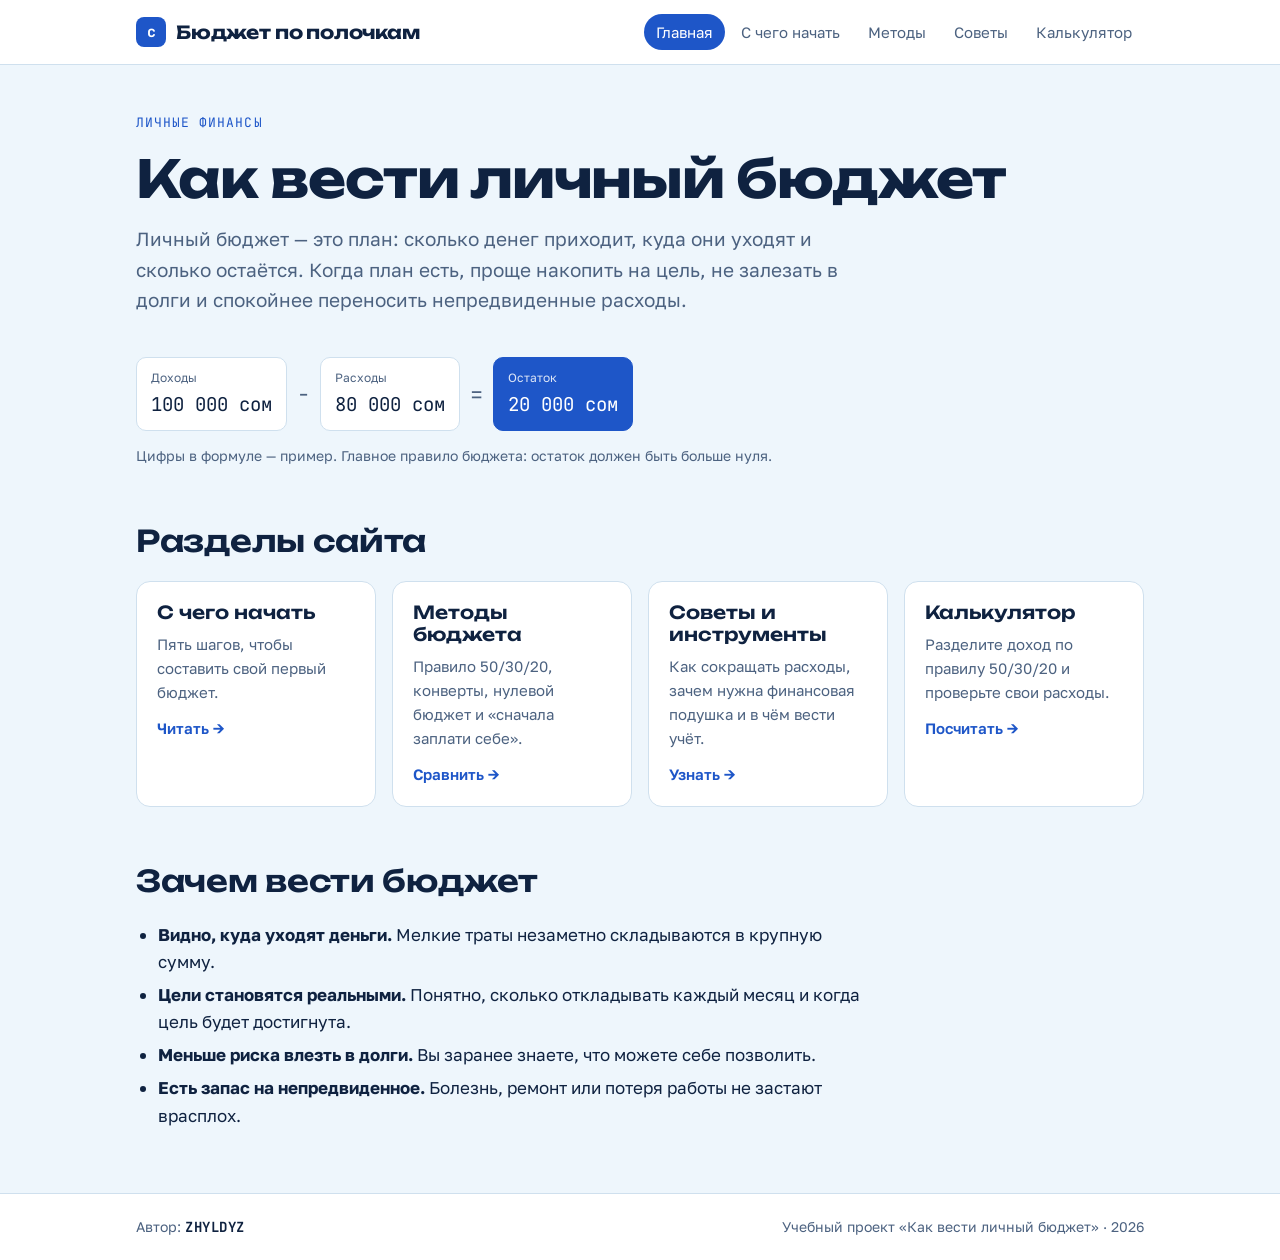
<file: index.html>
<!doctype html>
<html lang="ru">
<head>
<meta charset="utf-8">
<meta name="viewport" content="width=device-width, initial-scale=1, viewport-fit=cover">
<title>Как вести личный бюджет · Бюджет по полочкам</title>
<meta name="claude:viewport-fit-sides" content="cover">
<link rel="preconnect" href="https://fonts.googleapis.com"><link rel="preconnect" href="https://fonts.gstatic.com" crossorigin><link rel="stylesheet" href="https://fonts.googleapis.com/css2?family=Unbounded:wght@600;700&family=Golos+Text:wght@400;500;600&family=JetBrains+Mono:wght@400;500;700&display=swap">
<link rel="stylesheet" href="style.css">
</head>
<body>
<header class="site-head"><div class="wrap">
  <a class="logo" href="index.html"><span class="logo-mark">с</span>Бюджет по полочкам</a>
  <nav class="nav" aria-label="Разделы сайта"><a href="index.html" aria-current="page">Главная</a><a href="shagi.html">С чего начать</a><a href="metody.html">Методы</a><a href="sovety.html">Советы</a><a href="kalkulyator.html">Калькулятор</a></nav>
</div></header>
<main><div class="wrap">
<section class="page-head">
  <p class="eyebrow">Личные финансы</p>
  <h1>Как вести личный бюджет</h1>
  <p class="lead">Личный бюджет — это план: сколько денег приходит, куда они уходят и сколько остаётся. Когда план есть, проще накопить на цель, не залезать в долги и спокойнее переносить непредвиденные расходы.</p>
  <div class="ledger" aria-label="Формула бюджета">
    <div class="cell"><small>Доходы</small>100 000 сом</div>
    <span class="op">−</span>
    <div class="cell"><small>Расходы</small>80 000 сом</div>
    <span class="op">=</span>
    <div class="cell result"><small>Остаток</small>20 000 сом</div>
  </div>
  <p class="note">Цифры в формуле — пример. Главное правило бюджета: остаток должен быть больше нуля.</p>
</section>

<section class="section">
  <h2>Разделы сайта</h2>
  <div class="grid">
    <a class="tile" href="shagi.html">
      <h3>С чего начать</h3>
      <p>Пять шагов, чтобы составить свой первый бюджет.</p>
      <span class="go">Читать →</span>
    </a>
    <a class="tile" href="metody.html">
      <h3>Методы бюджета</h3>
      <p>Правило 50/30/20, конверты, нулевой бюджет и «сначала заплати себе».</p>
      <span class="go">Сравнить →</span>
    </a>
    <a class="tile" href="sovety.html">
      <h3>Советы и инструменты</h3>
      <p>Как сокращать расходы, зачем нужна финансовая подушка и в чём вести учёт.</p>
      <span class="go">Узнать →</span>
    </a>
    <a class="tile" href="kalkulyator.html">
      <h3>Калькулятор</h3>
      <p>Разделите доход по правилу 50/30/20 и проверьте свои расходы.</p>
      <span class="go">Посчитать →</span>
    </a>
  </div>
</section>

<section class="section">
  <h2>Зачем вести бюджет</h2>
  <div class="prose">
    <ul>
      <li><strong>Видно, куда уходят деньги.</strong> Мелкие траты незаметно складываются в крупную сумму.</li>
      <li><strong>Цели становятся реальными.</strong> Понятно, сколько откладывать каждый месяц и когда цель будет достигнута.</li>
      <li><strong>Меньше риска влезть в долги.</strong> Вы заранее знаете, что можете себе позволить.</li>
      <li><strong>Есть запас на непредвиденное.</strong> Болезнь, ремонт или потеря работы не застают врасплох.</li>
    </ul>
  </div>
</section>
</div></main>
<footer class="site-foot"><div class="wrap">
  <span>Автор: <strong>ZHYLDYZ</strong></span>
  <span>Учебный проект «Как вести личный бюджет» · 2026</span>
</div></footer>
</body>
</html>
</file>
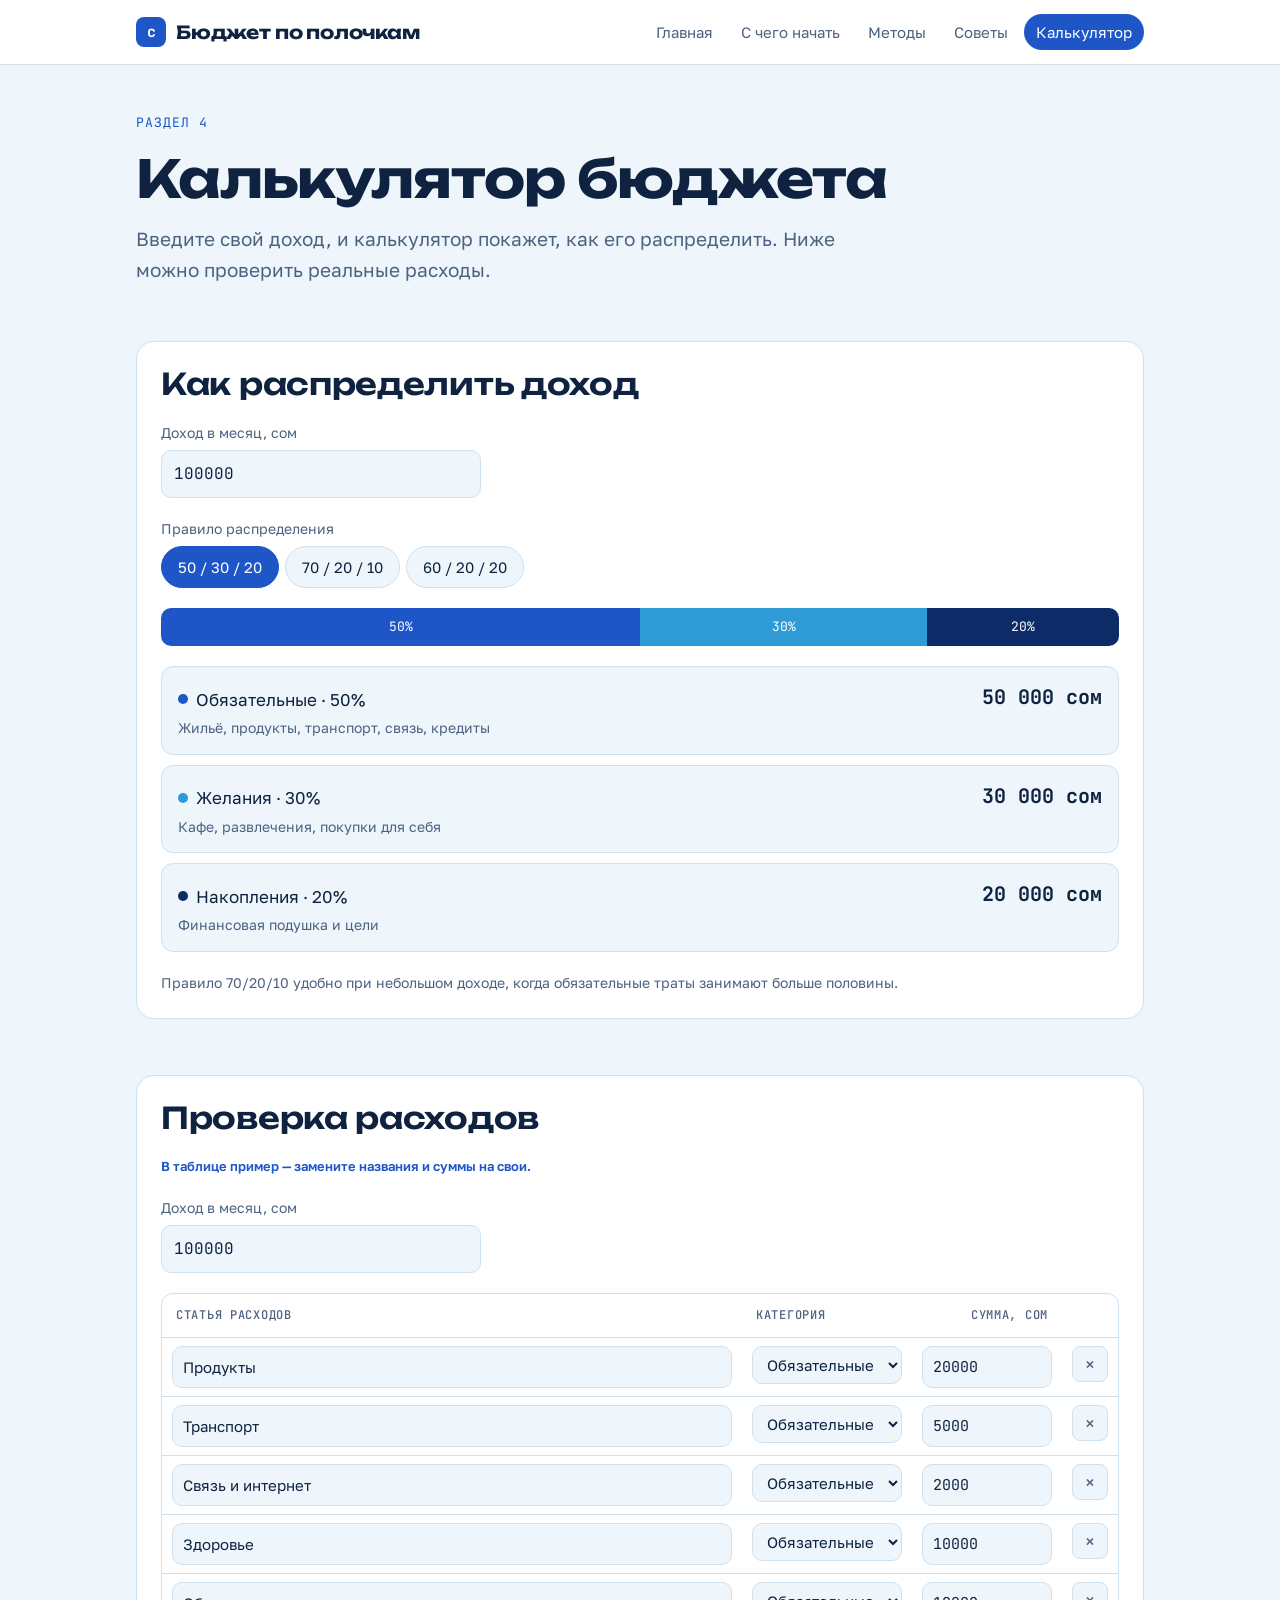
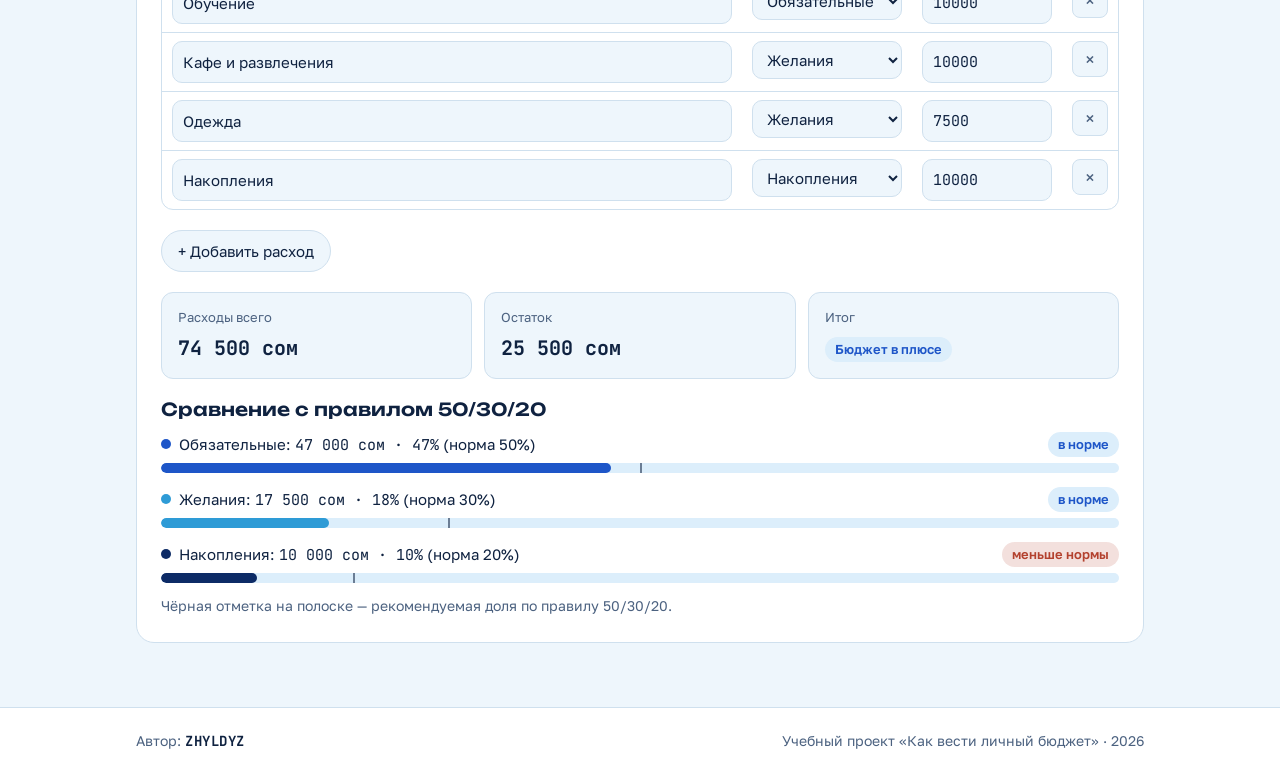
<file: kalkulyator.html>
<!doctype html>
<html lang="ru">
<head>
<meta charset="utf-8">
<meta name="viewport" content="width=device-width, initial-scale=1, viewport-fit=cover">
<title>Калькулятор бюджета · Бюджет по полочкам</title>
<meta name="claude:viewport-fit-sides" content="cover">
<link rel="preconnect" href="https://fonts.googleapis.com"><link rel="preconnect" href="https://fonts.gstatic.com" crossorigin><link rel="stylesheet" href="https://fonts.googleapis.com/css2?family=Unbounded:wght@600;700&family=Golos+Text:wght@400;500;600&family=JetBrains+Mono:wght@400;500;700&display=swap">
<link rel="stylesheet" href="style.css">
</head>
<body>
<header class="site-head"><div class="wrap">
  <a class="logo" href="index.html"><span class="logo-mark">с</span>Бюджет по полочкам</a>
  <nav class="nav" aria-label="Разделы сайта"><a href="index.html">Главная</a><a href="shagi.html">С чего начать</a><a href="metody.html">Методы</a><a href="sovety.html">Советы</a><a href="kalkulyator.html" aria-current="page">Калькулятор</a></nav>
</div></header>
<main><div class="wrap">
<section class="page-head">
  <p class="eyebrow">Раздел 4</p>
  <h1>Калькулятор бюджета</h1>
  <p class="lead">Введите свой доход, и калькулятор покажет, как его распределить. Ниже можно проверить реальные расходы.</p>
</section>

<section class="section">
  <div class="calc" id="split-calc">
    <h2>Как распределить доход</h2>
    <div class="field">
      <label for="income">Доход в месяц, сом</label>
      <div class="input-money"><input type="number" id="income" min="0" step="500" value="100000" inputmode="numeric"></div>
    </div>
    <div class="field">
      <span class="label" id="rule-label">Правило распределения</span>
      <div class="seg" role="group" aria-labelledby="rule-label">
        <button type="button" id="rule-50" data-rule="50,30,20" aria-pressed="true">50 / 30 / 20</button>
        <button type="button" id="rule-70" data-rule="70,20,10" aria-pressed="false">70 / 20 / 10</button>
        <button type="button" id="rule-60" data-rule="60,20,20" aria-pressed="false">60 / 20 / 20</button>
      </div>
    </div>
    <div class="split-bar" id="split-bar" role="img" aria-label="Распределение дохода"></div>
    <div class="result-rows" id="split-rows" aria-live="polite"></div>
    <p class="note">Правило 70/20/10 удобно при небольшом доходе, когда обязательные траты занимают больше половины.</p>
  </div>
</section>

<section class="section">
  <div class="calc" id="tracker">
    <h2>Проверка расходов</h2>
    <p class="example-flag">В таблице пример — замените названия и суммы на свои.</p>
    <div class="field">
      <label for="income2">Доход в месяц, сом</label>
      <div class="input-money"><input type="number" id="income2" min="0" step="500" value="100000" inputmode="numeric"></div>
    </div>
    <div class="table-box">
      <table class="tracker-table">
        <thead><tr><th>Статья расходов</th><th>Категория</th><th class="num">Сумма, сом</th><th><span class="sr" aria-label="Удалить"></span></th></tr></thead>
        <tbody id="rows"></tbody>
      </table>
    </div>
    <div><button type="button" class="btn" id="add-row">+ Добавить расход</button></div>

    <div class="summary" aria-live="polite">
      <div class="sum-card"><span class="label">Расходы всего</span><span class="big-num" id="total"></span></div>
      <div class="sum-card"><span class="label">Остаток</span><span class="big-num" id="rest"></span></div>
      <div class="sum-card"><span class="label">Итог</span><span id="status"></span></div>
    </div>

    <div class="cat-check">
      <h3>Сравнение с правилом 50/30/20</h3>
      <div id="cat-lines"></div>
      <p class="note">Чёрная отметка на полоске — рекомендуемая доля по правилу 50/30/20.</p>
    </div>
  </div>
</section>
</div></main>
<footer class="site-foot"><div class="wrap">
  <span>Автор: <strong>ZHYLDYZ</strong></span>
  <span>Учебный проект «Как вести личный бюджет» · 2026</span>
</div></footer>
<script src="calc.js"></script>
</body>
</html>
</file>
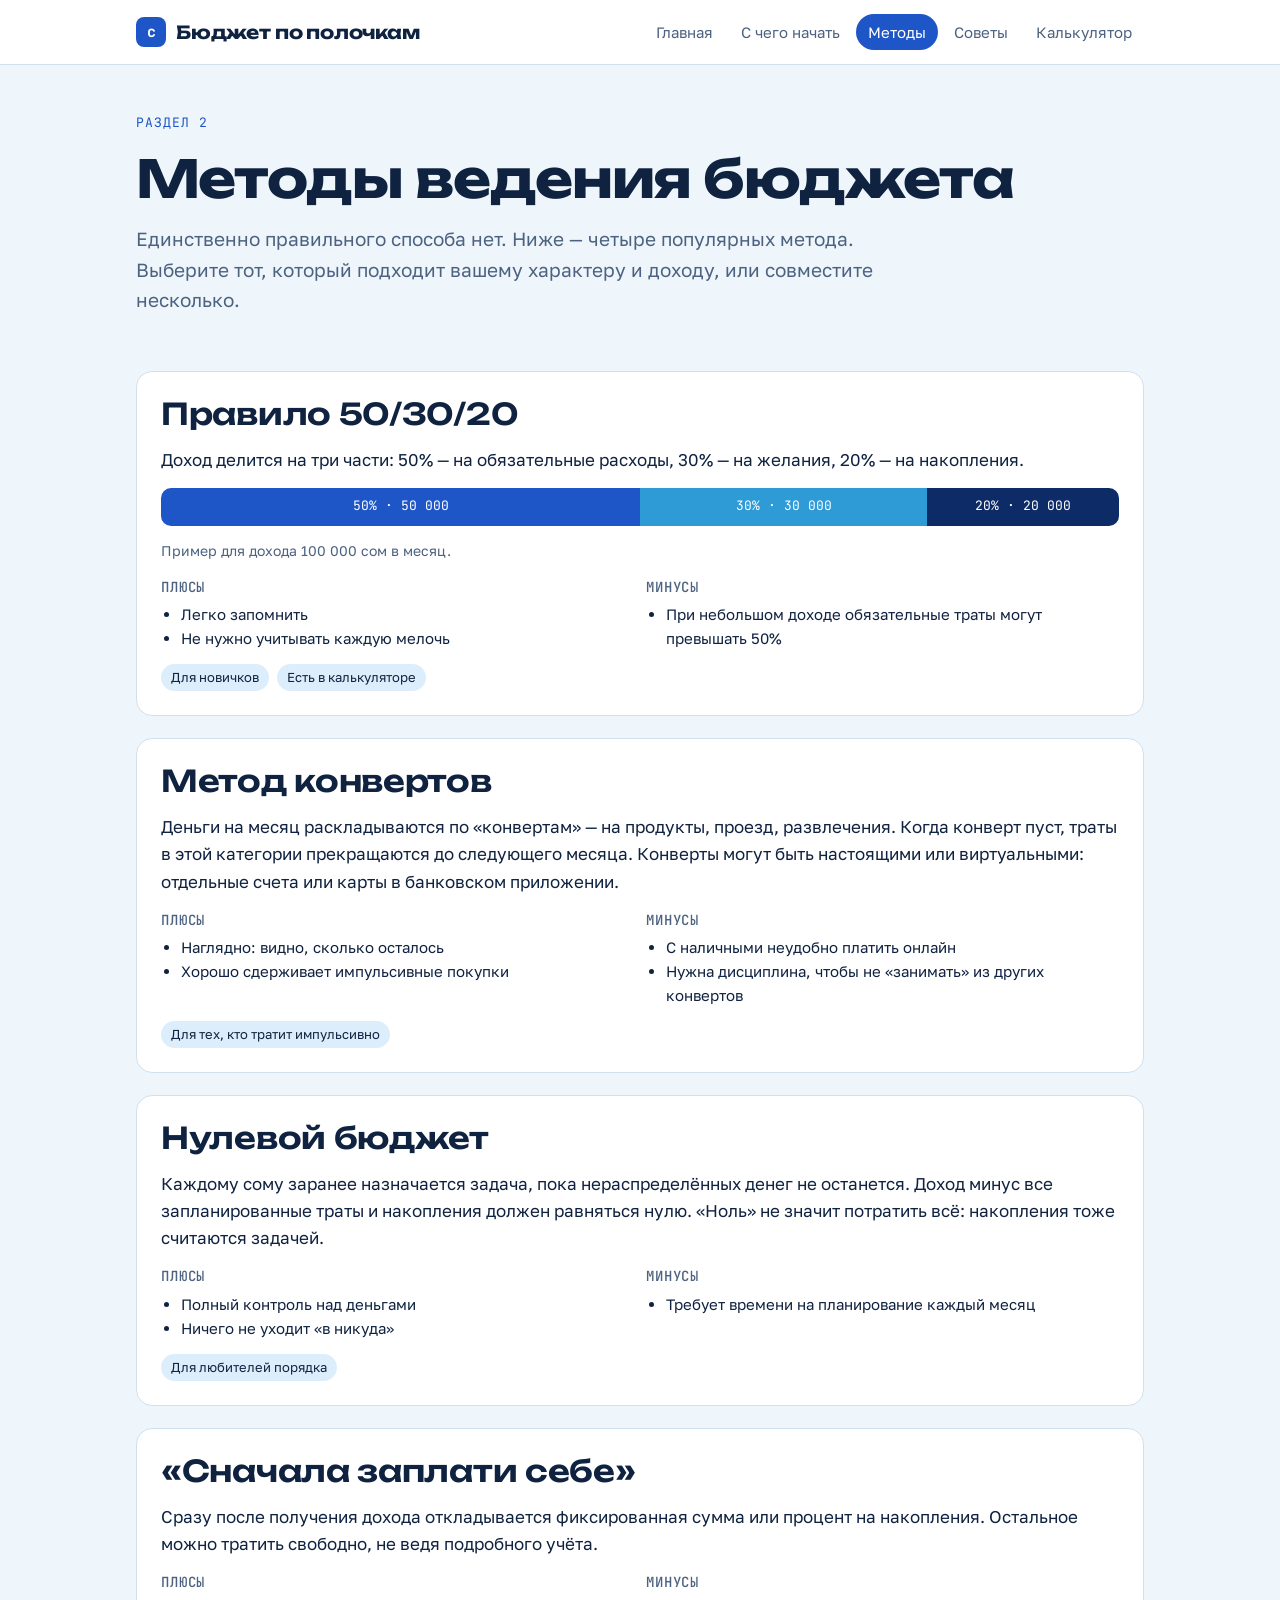
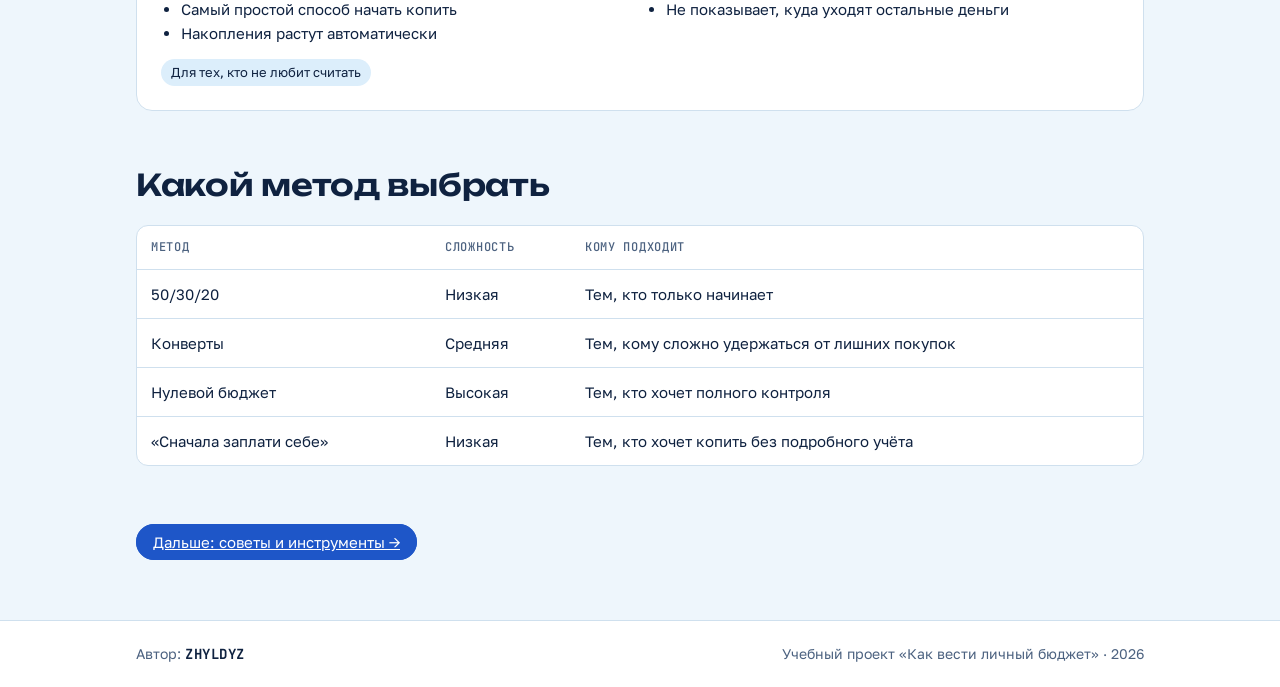
<file: metody.html>
<!doctype html>
<html lang="ru">
<head>
<meta charset="utf-8">
<meta name="viewport" content="width=device-width, initial-scale=1, viewport-fit=cover">
<title>Методы бюджета · Бюджет по полочкам</title>
<meta name="claude:viewport-fit-sides" content="cover">
<link rel="preconnect" href="https://fonts.googleapis.com"><link rel="preconnect" href="https://fonts.gstatic.com" crossorigin><link rel="stylesheet" href="https://fonts.googleapis.com/css2?family=Unbounded:wght@600;700&family=Golos+Text:wght@400;500;600&family=JetBrains+Mono:wght@400;500;700&display=swap">
<link rel="stylesheet" href="style.css">
</head>
<body>
<header class="site-head"><div class="wrap">
  <a class="logo" href="index.html"><span class="logo-mark">с</span>Бюджет по полочкам</a>
  <nav class="nav" aria-label="Разделы сайта"><a href="index.html">Главная</a><a href="shagi.html">С чего начать</a><a href="metody.html" aria-current="page">Методы</a><a href="sovety.html">Советы</a><a href="kalkulyator.html">Калькулятор</a></nav>
</div></header>
<main><div class="wrap">
<section class="page-head">
  <p class="eyebrow">Раздел 2</p>
  <h1>Методы ведения бюджета</h1>
  <p class="lead">Единственно правильного способа нет. Ниже — четыре популярных метода. Выберите тот, который подходит вашему характеру и доходу, или совместите несколько.</p>
</section>

<section class="section stack">
  <article class="method">
    <h2>Правило 50/30/20</h2>
    <p>Доход делится на три части: 50% — на обязательные расходы, 30% — на желания, 20% — на накопления.</p>
    <div class="split-bar" role="img" aria-label="50 процентов обязательные, 30 процентов желания, 20 процентов накопления">
      <span class="c-needs" style="width:50%">50% · 50 000</span>
      <span class="c-wants" style="width:30%">30% · 30 000</span>
      <span class="c-save" style="width:20%">20% · 20 000</span>
    </div>
    <p class="note">Пример для дохода 100 000 сом в месяц.</p>
    <div class="pro-con">
      <div><h4>Плюсы</h4><ul><li>Легко запомнить</li><li>Не нужно учитывать каждую мелочь</li></ul></div>
      <div><h4>Минусы</h4><ul><li>При небольшом доходе обязательные траты могут превышать 50%</li></ul></div>
    </div>
    <div class="tags"><span class="tag">Для новичков</span><span class="tag">Есть в калькуляторе</span></div>
  </article>

  <article class="method">
    <h2>Метод конвертов</h2>
    <p>Деньги на месяц раскладываются по «конвертам» — на продукты, проезд, развлечения. Когда конверт пуст, траты в этой категории прекращаются до следующего месяца. Конверты могут быть настоящими или виртуальными: отдельные счета или карты в банковском приложении.</p>
    <div class="pro-con">
      <div><h4>Плюсы</h4><ul><li>Наглядно: видно, сколько осталось</li><li>Хорошо сдерживает импульсивные покупки</li></ul></div>
      <div><h4>Минусы</h4><ul><li>С наличными неудобно платить онлайн</li><li>Нужна дисциплина, чтобы не «занимать» из других конвертов</li></ul></div>
    </div>
    <div class="tags"><span class="tag">Для тех, кто тратит импульсивно</span></div>
  </article>

  <article class="method">
    <h2>Нулевой бюджет</h2>
    <p>Каждому сому заранее назначается задача, пока нераспределённых денег не останется. Доход минус все запланированные траты и накопления должен равняться нулю. «Ноль» не значит потратить всё: накопления тоже считаются задачей.</p>
    <div class="pro-con">
      <div><h4>Плюсы</h4><ul><li>Полный контроль над деньгами</li><li>Ничего не уходит «в никуда»</li></ul></div>
      <div><h4>Минусы</h4><ul><li>Требует времени на планирование каждый месяц</li></ul></div>
    </div>
    <div class="tags"><span class="tag">Для любителей порядка</span></div>
  </article>

  <article class="method">
    <h2>«Сначала заплати себе»</h2>
    <p>Сразу после получения дохода откладывается фиксированная сумма или процент на накопления. Остальное можно тратить свободно, не ведя подробного учёта.</p>
    <div class="pro-con">
      <div><h4>Плюсы</h4><ul><li>Самый простой способ начать копить</li><li>Накопления растут автоматически</li></ul></div>
      <div><h4>Минусы</h4><ul><li>Не показывает, куда уходят остальные деньги</li></ul></div>
    </div>
    <div class="tags"><span class="tag">Для тех, кто не любит считать</span></div>
  </article>
</section>

<section class="section">
  <h2>Какой метод выбрать</h2>
  <div class="table-box">
    <table>
      <thead><tr><th>Метод</th><th>Сложность</th><th>Кому подходит</th></tr></thead>
      <tbody>
        <tr><td>50/30/20</td><td>Низкая</td><td>Тем, кто только начинает</td></tr>
        <tr><td>Конверты</td><td>Средняя</td><td>Тем, кому сложно удержаться от лишних покупок</td></tr>
        <tr><td>Нулевой бюджет</td><td>Высокая</td><td>Тем, кто хочет полного контроля</td></tr>
        <tr><td>«Сначала заплати себе»</td><td>Низкая</td><td>Тем, кто хочет копить без подробного учёта</td></tr>
      </tbody>
    </table>
  </div>
  <p class="next-link"><a class="btn btn-primary" href="sovety.html">Дальше: советы и инструменты →</a></p>
</section>
</div></main>
<footer class="site-foot"><div class="wrap">
  <span>Автор: <strong>ZHYLDYZ</strong></span>
  <span>Учебный проект «Как вести личный бюджет» · 2026</span>
</div></footer>
</body>
</html>
</file>
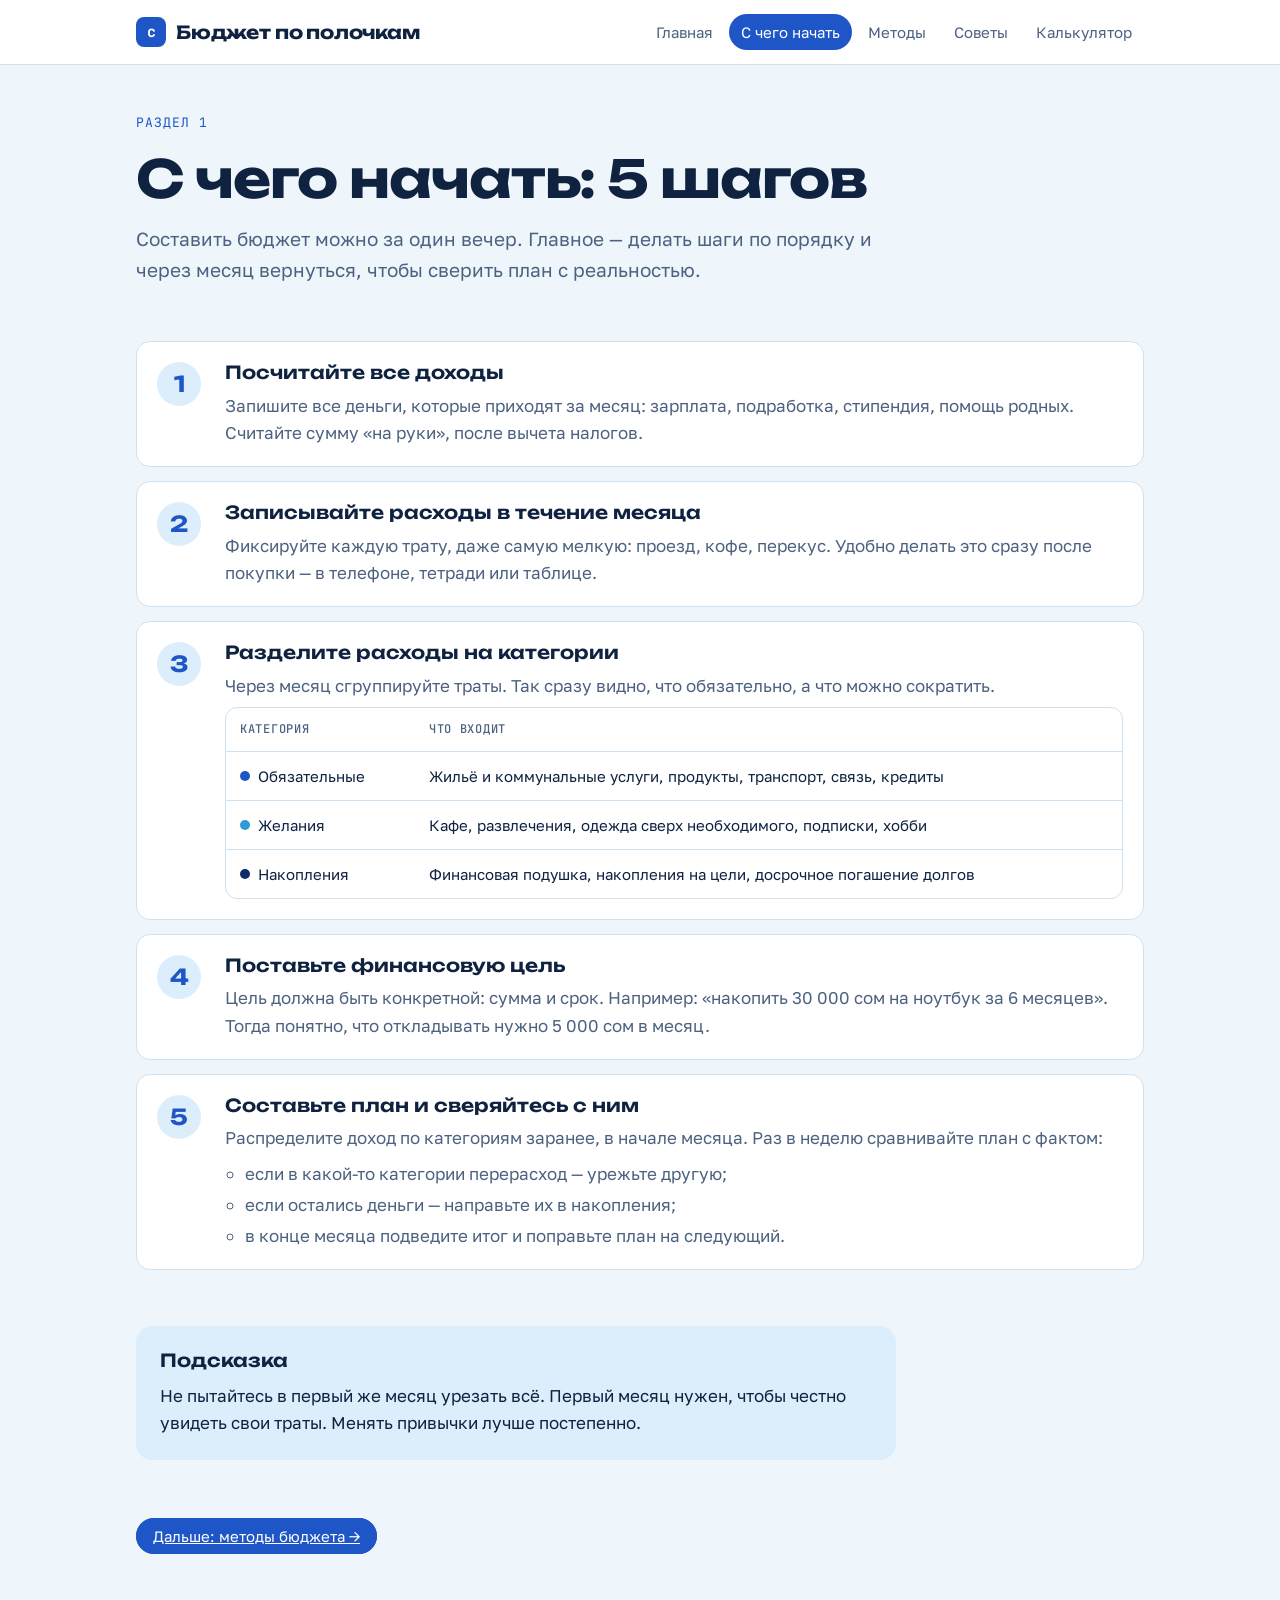
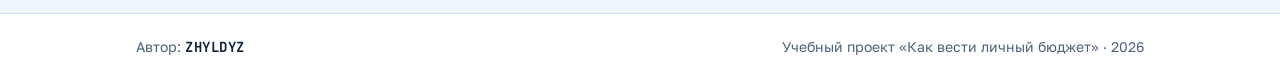
<file: shagi.html>
<!doctype html>
<html lang="ru">
<head>
<meta charset="utf-8">
<meta name="viewport" content="width=device-width, initial-scale=1, viewport-fit=cover">
<title>С чего начать · Бюджет по полочкам</title>
<meta name="claude:viewport-fit-sides" content="cover">
<link rel="preconnect" href="https://fonts.googleapis.com"><link rel="preconnect" href="https://fonts.gstatic.com" crossorigin><link rel="stylesheet" href="https://fonts.googleapis.com/css2?family=Unbounded:wght@600;700&family=Golos+Text:wght@400;500;600&family=JetBrains+Mono:wght@400;500;700&display=swap">
<link rel="stylesheet" href="style.css">
</head>
<body>
<header class="site-head"><div class="wrap">
  <a class="logo" href="index.html"><span class="logo-mark">с</span>Бюджет по полочкам</a>
  <nav class="nav" aria-label="Разделы сайта"><a href="index.html">Главная</a><a href="shagi.html" aria-current="page">С чего начать</a><a href="metody.html">Методы</a><a href="sovety.html">Советы</a><a href="kalkulyator.html">Калькулятор</a></nav>
</div></header>
<main><div class="wrap">
<section class="page-head">
  <p class="eyebrow">Раздел 1</p>
  <h1>С чего начать: 5 шагов</h1>
  <p class="lead">Составить бюджет можно за один вечер. Главное — делать шаги по порядку и через месяц вернуться, чтобы сверить план с реальностью.</p>
</section>

<section class="section">
  <ol class="steps">
    <li>
      <div class="body">
        <h3>Посчитайте все доходы</h3>
        <p>Запишите все деньги, которые приходят за месяц: зарплата, подработка, стипендия, помощь родных. Считайте сумму «на руки», после вычета налогов.</p>
      </div>
    </li>
    <li>
      <div class="body">
        <h3>Записывайте расходы в течение месяца</h3>
        <p>Фиксируйте каждую трату, даже самую мелкую: проезд, кофе, перекус. Удобно делать это сразу после покупки — в телефоне, тетради или таблице.</p>
      </div>
    </li>
    <li>
      <div class="body">
        <h3>Разделите расходы на категории</h3>
        <p>Через месяц сгруппируйте траты. Так сразу видно, что обязательно, а что можно сократить.</p>
        <div class="table-box">
          <table>
            <thead><tr><th>Категория</th><th>Что входит</th></tr></thead>
            <tbody>
              <tr><td><span class="dot c-needs"></span>Обязательные</td><td>Жильё и коммунальные услуги, продукты, транспорт, связь, кредиты</td></tr>
              <tr><td><span class="dot c-wants"></span>Желания</td><td>Кафе, развлечения, одежда сверх необходимого, подписки, хобби</td></tr>
              <tr><td><span class="dot c-save"></span>Накопления</td><td>Финансовая подушка, накопления на цели, досрочное погашение долгов</td></tr>
            </tbody>
          </table>
        </div>
      </div>
    </li>
    <li>
      <div class="body">
        <h3>Поставьте финансовую цель</h3>
        <p>Цель должна быть конкретной: сумма и срок. Например: «накопить 30 000 сом на ноутбук за 6 месяцев». Тогда понятно, что откладывать нужно 5 000 сом в месяц.</p>
      </div>
    </li>
    <li>
      <div class="body">
        <h3>Составьте план и сверяйтесь с ним</h3>
        <p>Распределите доход по категориям заранее, в начале месяца. Раз в неделю сравнивайте план с фактом:</p>
        <ul>
          <li>если в какой-то категории перерасход — урежьте другую;</li>
          <li>если остались деньги — направьте их в накопления;</li>
          <li>в конце месяца подведите итог и поправьте план на следующий.</li>
        </ul>
      </div>
    </li>
  </ol>
</section>

<section class="section">
  <div class="callout">
    <h3>Подсказка</h3>
    <p>Не пытайтесь в первый же месяц урезать всё. Первый месяц нужен, чтобы честно увидеть свои траты. Менять привычки лучше постепенно.</p>
  </div>
  <p class="next-link"><a class="btn btn-primary" href="metody.html">Дальше: методы бюджета →</a></p>
</section>
</div></main>
<footer class="site-foot"><div class="wrap">
  <span>Автор: <strong>ZHYLDYZ</strong></span>
  <span>Учебный проект «Как вести личный бюджет» · 2026</span>
</div></footer>
</body>
</html>
</file>
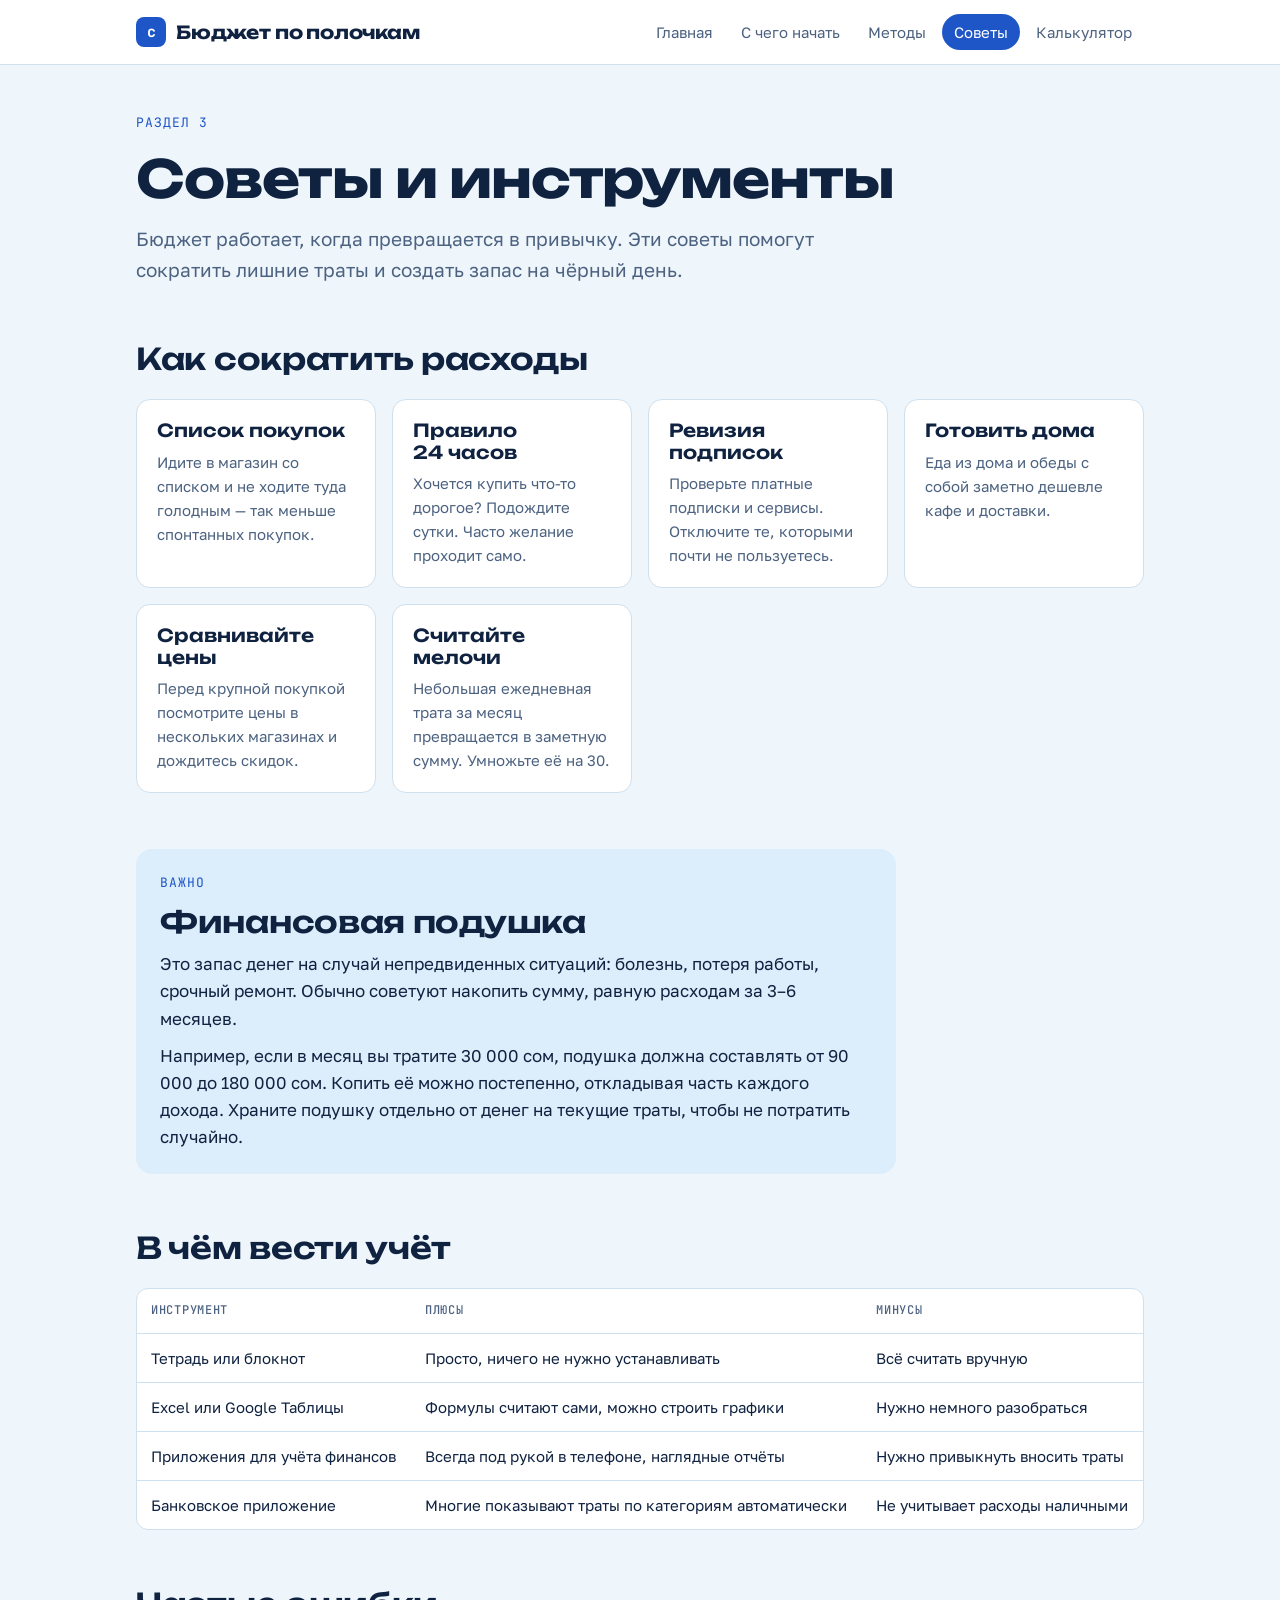
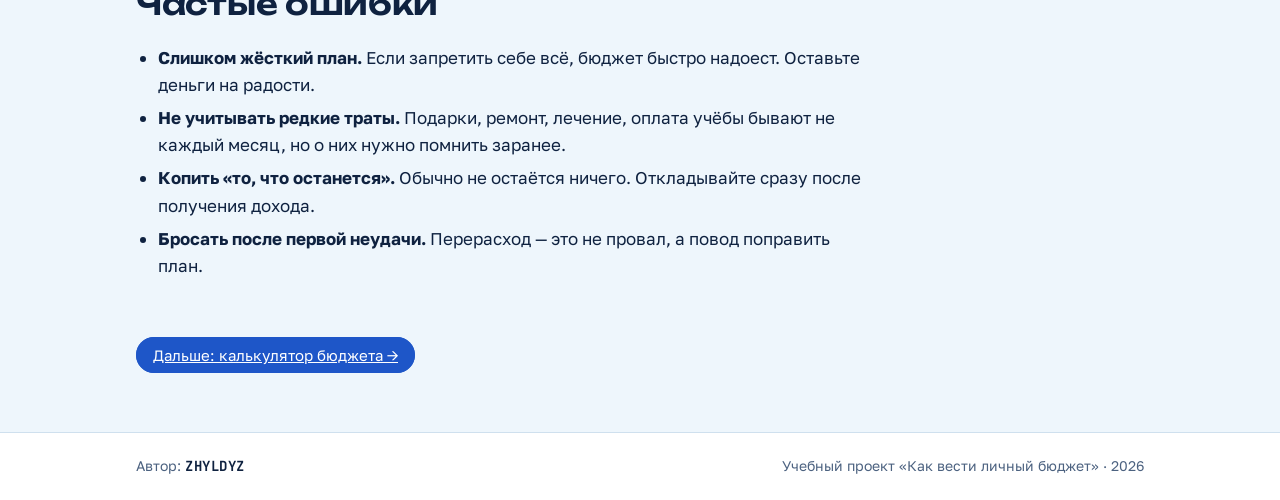
<file: sovety.html>
<!doctype html>
<html lang="ru">
<head>
<meta charset="utf-8">
<meta name="viewport" content="width=device-width, initial-scale=1, viewport-fit=cover">
<title>Советы и инструменты · Бюджет по полочкам</title>
<meta name="claude:viewport-fit-sides" content="cover">
<link rel="preconnect" href="https://fonts.googleapis.com"><link rel="preconnect" href="https://fonts.gstatic.com" crossorigin><link rel="stylesheet" href="https://fonts.googleapis.com/css2?family=Unbounded:wght@600;700&family=Golos+Text:wght@400;500;600&family=JetBrains+Mono:wght@400;500;700&display=swap">
<link rel="stylesheet" href="style.css">
</head>
<body>
<header class="site-head"><div class="wrap">
  <a class="logo" href="index.html"><span class="logo-mark">с</span>Бюджет по полочкам</a>
  <nav class="nav" aria-label="Разделы сайта"><a href="index.html">Главная</a><a href="shagi.html">С чего начать</a><a href="metody.html">Методы</a><a href="sovety.html" aria-current="page">Советы</a><a href="kalkulyator.html">Калькулятор</a></nav>
</div></header>
<main><div class="wrap">
<section class="page-head">
  <p class="eyebrow">Раздел 3</p>
  <h1>Советы и инструменты</h1>
  <p class="lead">Бюджет работает, когда превращается в привычку. Эти советы помогут сократить лишние траты и создать запас на чёрный день.</p>
</section>

<section class="section">
  <h2>Как сократить расходы</h2>
  <div class="grid">
    <div class="tile"><h3>Список покупок</h3><p>Идите в магазин со списком и не ходите туда голодным — так меньше спонтанных покупок.</p></div>
    <div class="tile"><h3>Правило 24 часов</h3><p>Хочется купить что-то дорогое? Подождите сутки. Часто желание проходит само.</p></div>
    <div class="tile"><h3>Ревизия подписок</h3><p>Проверьте платные подписки и сервисы. Отключите те, которыми почти не пользуетесь.</p></div>
    <div class="tile"><h3>Готовить дома</h3><p>Еда из дома и обеды с собой заметно дешевле кафе и доставки.</p></div>
    <div class="tile"><h3>Сравнивайте цены</h3><p>Перед крупной покупкой посмотрите цены в нескольких магазинах и дождитесь скидок.</p></div>
    <div class="tile"><h3>Считайте мелочи</h3><p>Небольшая ежедневная трата за месяц превращается в заметную сумму. Умножьте её на 30.</p></div>
  </div>
</section>

<section class="section">
  <div class="callout">
    <p class="eyebrow">Важно</p>
    <h2>Финансовая подушка</h2>
    <p>Это запас денег на случай непредвиденных ситуаций: болезнь, потеря работы, срочный ремонт. Обычно советуют накопить сумму, равную расходам за 3–6 месяцев.</p>
    <p>Например, если в месяц вы тратите 30 000 сом, подушка должна составлять от 90 000 до 180 000 сом. Копить её можно постепенно, откладывая часть каждого дохода. Храните подушку отдельно от денег на текущие траты, чтобы не потратить случайно.</p>
  </div>
</section>

<section class="section">
  <h2>В чём вести учёт</h2>
  <div class="table-box">
    <table>
      <thead><tr><th>Инструмент</th><th>Плюсы</th><th>Минусы</th></tr></thead>
      <tbody>
        <tr><td>Тетрадь или блокнот</td><td>Просто, ничего не нужно устанавливать</td><td>Всё считать вручную</td></tr>
        <tr><td>Excel или Google Таблицы</td><td>Формулы считают сами, можно строить графики</td><td>Нужно немного разобраться</td></tr>
        <tr><td>Приложения для учёта финансов</td><td>Всегда под рукой в телефоне, наглядные отчёты</td><td>Нужно привыкнуть вносить траты</td></tr>
        <tr><td>Банковское приложение</td><td>Многие показывают траты по категориям автоматически</td><td>Не учитывает расходы наличными</td></tr>
      </tbody>
    </table>
  </div>
</section>

<section class="section">
  <h2>Частые ошибки</h2>
  <div class="prose">
    <ul>
      <li><strong>Слишком жёсткий план.</strong> Если запретить себе всё, бюджет быстро надоест. Оставьте деньги на радости.</li>
      <li><strong>Не учитывать редкие траты.</strong> Подарки, ремонт, лечение, оплата учёбы бывают не каждый месяц, но о них нужно помнить заранее.</li>
      <li><strong>Копить «то, что останется».</strong> Обычно не остаётся ничего. Откладывайте сразу после получения дохода.</li>
      <li><strong>Бросать после первой неудачи.</strong> Перерасход — это не провал, а повод поправить план.</li>
    </ul>
  </div>
  <p class="next-link"><a class="btn btn-primary" href="kalkulyator.html">Дальше: калькулятор бюджета →</a></p>
</section>
</div></main>
<footer class="site-foot"><div class="wrap">
  <span>Автор: <strong>ZHYLDYZ</strong></span>
  <span>Учебный проект «Как вести личный бюджет» · 2026</span>
</div></footer>
</body>
</html>
</file>
<file: style.css>
/* Layout: бумажный «лист бюджета» — узкая колонка текста, навигация-вкладки, данные моноширинным шрифтом */
:root {
  --bg: #EEF6FC;
  --surface: #FFFFFF;
  --soft: #DCEEFB;
  --ink: #0F2240;
  --muted: #4C6280;
  --line: #CFE0EE;
  --accent: #1E56C8;
  --accent-ink: #FFFFFF;
  --needs: #1E56C8;
  --wants: #2E9BD6;
  --save: #0D2B66;
  --warn: #B3412E;
  --font-display: "Unbounded", "Arial Black", system-ui, sans-serif;
  --font-body: "Golos Text", "Segoe UI", system-ui, sans-serif;
  --font-data: "JetBrains Mono", "Consolas", ui-monospace, monospace;
}
@media (prefers-color-scheme: dark) {
  :root:not([data-theme="light"]) {
    --bg: #0C1626; --surface: #122036; --soft: #17304F; --ink: #E4EEF9; --muted: #9AB0CC;
    --line: #24395A; --accent: #6FA8F5; --accent-ink: #071428; --needs: #6FA8F5;
    --wants: #7FD0F5; --save: #B9C9F7; --warn: #EF7F6B; color-scheme: dark;
  }
}
:root[data-theme="dark"] {
  --bg: #0C1626; --surface: #122036; --soft: #17304F; --ink: #E4EEF9; --muted: #9AB0CC;
  --line: #24395A; --accent: #6FA8F5; --accent-ink: #071428; --needs: #6FA8F5;
  --wants: #7FD0F5; --save: #B9C9F7; --warn: #EF7F6B; color-scheme: dark;
}

* { box-sizing: border-box; }
html { -webkit-text-size-adjust: 100%; }
body {
  margin: 0;
  background: var(--bg);
  color: var(--ink);
  font-family: var(--font-body);
  font-size: 17px;
  line-height: 1.6;
}
img { max-width: 100%; }

.wrap {
  max-width: 1040px;
  margin: 0 auto;
  padding-left: max(16px, env(safe-area-inset-left, 0px));
  padding-right: max(16px, env(safe-area-inset-right, 0px));
}

/* Шапка */
.site-head { border-bottom: 1px solid var(--line); background: var(--surface); }
.site-head .wrap {
  display: flex; flex-wrap: wrap; align-items: center; justify-content: space-between;
  gap: 12px 24px; padding-block: 14px;
}
.logo {
  font-family: var(--font-display); font-weight: 700; font-size: 18px;
  color: var(--ink); text-decoration: none; letter-spacing: -0.01em;
  display: flex; align-items: center; gap: 10px;
}
.logo-mark {
  width: 30px; height: 30px; border-radius: 8px; background: var(--accent);
  color: var(--accent-ink); display: grid; place-items: center;
  font-family: var(--font-data); font-size: 15px; font-weight: 700;
}
.nav { display: flex; flex-wrap: wrap; gap: 4px; }
.nav a {
  color: var(--muted); text-decoration: none; font-size: 15px;
  padding: 6px 12px; border-radius: 999px;
}
.nav a:hover { color: var(--ink); background: var(--soft); }
.nav a[aria-current="page"] { color: var(--accent-ink); background: var(--accent); }
a:focus-visible, button:focus-visible, input:focus-visible, select:focus-visible {
  outline: 3px solid var(--wants); outline-offset: 2px;
}

/* Типографика */
main .wrap { padding-block: 48px 64px; }
h1, h2, h3 { font-family: var(--font-display); line-height: 1.2; text-wrap: balance; margin: 0; }
h1 { font-size: clamp(30px, 6vw, 52px); font-weight: 700; letter-spacing: -0.02em; }
h2 { font-size: clamp(22px, 3.4vw, 30px); font-weight: 600; letter-spacing: -0.01em; }
h3 { font-size: 18px; font-weight: 600; }
p { margin: 0; }
.lead { font-size: 19px; color: var(--muted); max-width: 62ch; }
.eyebrow {
  font-family: var(--font-data); font-size: 13px; text-transform: uppercase;
  letter-spacing: 0.08em; color: var(--accent);
}
.prose { max-width: 66ch; display: grid; gap: 14px; }
.prose ul, .prose ol { margin: 0; padding-left: 22px; display: grid; gap: 6px; }
.stack { display: grid; gap: 18px; }
.section { display: grid; gap: 22px; margin-top: 56px; }
.page-head { display: grid; gap: 14px; }

/* Формула-лента на главной */
.ledger {
  margin-top: 28px; display: flex; flex-wrap: wrap; align-items: center; gap: 10px;
  font-family: var(--font-data); font-size: clamp(15px, 2.4vw, 19px);
  font-variant-numeric: tabular-nums;
}
.ledger .cell {
  background: var(--surface); border: 1px solid var(--line); border-radius: 10px;
  padding: 10px 14px; display: grid; gap: 2px;
}
.ledger .cell small { font-family: var(--font-body); font-size: 12px; color: var(--muted); }
.ledger .op { color: var(--muted); font-size: 22px; }
.ledger .cell.result { background: var(--accent); color: var(--accent-ink); border-color: var(--accent); }
.ledger .cell.result small { color: var(--accent-ink); opacity: 0.85; }
.note { font-size: 14px; color: var(--muted); }

/* Карточки-разделы */
.grid { display: grid; gap: 16px; grid-template-columns: repeat(auto-fit, minmax(230px, 1fr)); }
.tile {
  display: grid; gap: 8px; align-content: start; min-width: 0;
  background: var(--surface); border: 1px solid var(--line); border-radius: 14px;
  padding: 20px; color: var(--ink); text-decoration: none;
  transition: border-color .15s, transform .15s;
}
a.tile:hover { border-color: var(--accent); transform: translateY(-2px); }
.tile p { color: var(--muted); font-size: 15px; }
.tile .go { color: var(--accent); font-weight: 600; font-size: 15px; margin-top: 4px; }

/* Шаги */
.steps { list-style: none; margin: 0; padding: 0; display: grid; gap: 14px; counter-reset: step; }
.steps > li {
  counter-increment: step; display: grid; grid-template-columns: 52px 1fr; gap: 16px;
  background: var(--surface); border: 1px solid var(--line); border-radius: 14px; padding: 20px;
}
.steps > li::before {
  content: counter(step); font-family: var(--font-display); font-weight: 700; font-size: 22px;
  width: 44px; height: 44px; border-radius: 50%; display: grid; place-items: center;
  background: var(--soft); color: var(--accent);
}
.steps .body { display: grid; gap: 8px; min-width: 0; }
.steps .body p, .steps .body li { color: var(--muted); }
.steps .body ul { margin: 0; padding-left: 20px; display: grid; gap: 4px; }

/* Таблица */
.table-box { overflow-x: auto; border: 1px solid var(--line); border-radius: 12px; background: var(--surface); }
table { width: 100%; border-collapse: collapse; font-size: 15px; }
th, td { text-align: left; padding: 12px 14px; border-bottom: 1px solid var(--line); vertical-align: top; }
th { font-family: var(--font-data); font-size: 12px; text-transform: uppercase; letter-spacing: 0.06em; color: var(--muted); font-weight: 500; }
tr:last-child td { border-bottom: none; }
.num { font-family: var(--font-data); font-variant-numeric: tabular-nums; text-align: right; white-space: nowrap; }

/* Метки категорий */
.dot { display: inline-block; width: 10px; height: 10px; border-radius: 50%; margin-right: 8px; vertical-align: 1px; }
.c-needs { background: var(--needs); }
.c-wants { background: var(--wants); }
.c-save { background: var(--save); }

/* Методы */
.method {
  background: var(--surface); border: 1px solid var(--line); border-radius: 16px;
  padding: 24px; display: grid; gap: 14px; min-width: 0;
}
.method .tags { display: flex; flex-wrap: wrap; gap: 8px; }
.tag { font-size: 13px; padding: 3px 10px; border-radius: 999px; background: var(--soft); color: var(--ink); }
.split-bar { display: flex; height: 38px; border-radius: 10px; overflow: hidden; font-family: var(--font-data); font-size: 13px; }
.split-bar span { display: grid; place-items: center; color: #fff; white-space: nowrap; overflow: hidden; }
:root[data-theme="dark"] .split-bar span { color: #071428; }
@media (prefers-color-scheme: dark) { :root:not([data-theme="light"]) .split-bar span { color: #071428; } }
.pro-con { display: grid; gap: 12px; grid-template-columns: repeat(auto-fit, minmax(220px, 1fr)); }
.pro-con div { min-width: 0; }
.pro-con h4 { margin: 0 0 4px; font-size: 14px; font-family: var(--font-data); text-transform: uppercase; letter-spacing: 0.06em; color: var(--muted); font-weight: 500; }
.pro-con ul { margin: 0; padding-left: 20px; font-size: 15px; }

/* Выделенный блок */
.callout {
  background: var(--soft); border-radius: 16px; padding: 24px;
  display: grid; gap: 10px; max-width: 760px;
}

/* Калькулятор */
.calc { background: var(--surface); border: 1px solid var(--line); border-radius: 18px; padding: 24px; display: grid; gap: 20px; min-width: 0; }
.field { display: grid; gap: 6px; }
.field label, .label { font-size: 14px; color: var(--muted); }
.input-money { display: flex; align-items: center; gap: 10px; max-width: 320px; }
input[type="number"], input[type="text"], select {
  font: inherit; font-size: 16px; color: var(--ink); background: var(--bg);
  border: 1px solid var(--line); border-radius: 10px; padding: 10px 12px; width: 100%; min-width: 0;
}
input[type="number"] { font-family: var(--font-data); font-variant-numeric: tabular-nums; }
.seg { display: flex; flex-wrap: wrap; gap: 6px; }
.seg button, .btn {
  font: inherit; font-size: 15px; cursor: pointer; border-radius: 999px;
  padding: 8px 16px; border: 1px solid var(--line); background: var(--bg); color: var(--ink);
}
.seg button[aria-pressed="true"] { background: var(--accent); color: var(--accent-ink); border-color: var(--accent); }
.btn-primary { background: var(--accent); color: var(--accent-ink); border-color: var(--accent); }
.btn:hover, .seg button:hover { border-color: var(--accent); }
.result-rows { display: grid; gap: 10px; }
.result-row {
  display: grid; grid-template-columns: 1fr auto; gap: 4px 16px; align-items: baseline;
  padding: 14px 16px; border-radius: 12px; background: var(--bg); border: 1px solid var(--line);
}
.result-row .what { display: flex; align-items: center; min-width: 0; }
.result-row .hint { grid-column: 1 / -1; font-size: 14px; color: var(--muted); }
.big-num { font-family: var(--font-data); font-variant-numeric: tabular-nums; font-size: 20px; font-weight: 700; white-space: nowrap; }
.tracker-table input, .tracker-table select { padding: 8px 10px; font-size: 15px; }
.tracker-table td { padding: 8px 10px; }
.tracker-table td.amount { width: 150px; }
.tracker-table td.cat { width: 170px; }
.tracker-table td.del { width: 48px; }
.icon-btn {
  font: inherit; cursor: pointer; width: 36px; height: 36px; border-radius: 8px;
  border: 1px solid var(--line); background: var(--bg); color: var(--muted); font-size: 18px; line-height: 1;
}
.icon-btn:hover { color: var(--warn); border-color: var(--warn); }
.summary { display: grid; gap: 12px; grid-template-columns: repeat(auto-fit, minmax(170px, 1fr)); }
.sum-card { background: var(--bg); border: 1px solid var(--line); border-radius: 12px; padding: 14px 16px; display: grid; gap: 4px; min-width: 0; }
.sum-card .label { font-size: 13px; }
.pill { display: inline-block; font-size: 13px; padding: 2px 10px; border-radius: 999px; font-weight: 600; }
.pill.ok { background: var(--soft); color: var(--accent); }
.pill.bad { background: color-mix(in srgb, var(--warn) 16%, transparent); color: var(--warn); }
.cat-check { display: grid; gap: 12px; }
.cat-line { display: grid; gap: 6px; }
.cat-line .top { display: flex; flex-wrap: wrap; justify-content: space-between; gap: 8px; font-size: 15px; }
.meter { position: relative; height: 10px; border-radius: 999px; background: var(--soft); overflow: hidden; }
.meter i { position: absolute; inset: 0 auto 0 0; border-radius: 999px; }
.meter b { position: absolute; top: -3px; bottom: -3px; width: 2px; background: var(--ink); opacity: .55; }
.example-flag { font-size: 13px; color: var(--accent); font-weight: 600; }

/* Подвал */
.site-foot { border-top: 1px solid var(--line); background: var(--surface); }
.site-foot .wrap {
  display: flex; flex-wrap: wrap; justify-content: space-between; gap: 8px 24px;
  padding-block: 22px; font-size: 14px; color: var(--muted);
}
.site-foot strong { color: var(--ink); font-family: var(--font-data); letter-spacing: 0.04em; }
.next-link { margin-top: 40px; }

@media (max-width: 560px) {
  body { font-size: 16px; }
  main .wrap { padding-block: 32px 48px; }
  .steps > li { grid-template-columns: 1fr; }
  .calc, .method { padding: 18px; }
}
@media (prefers-reduced-motion: reduce) {
  * { transition: none !important; }
}
</file>
